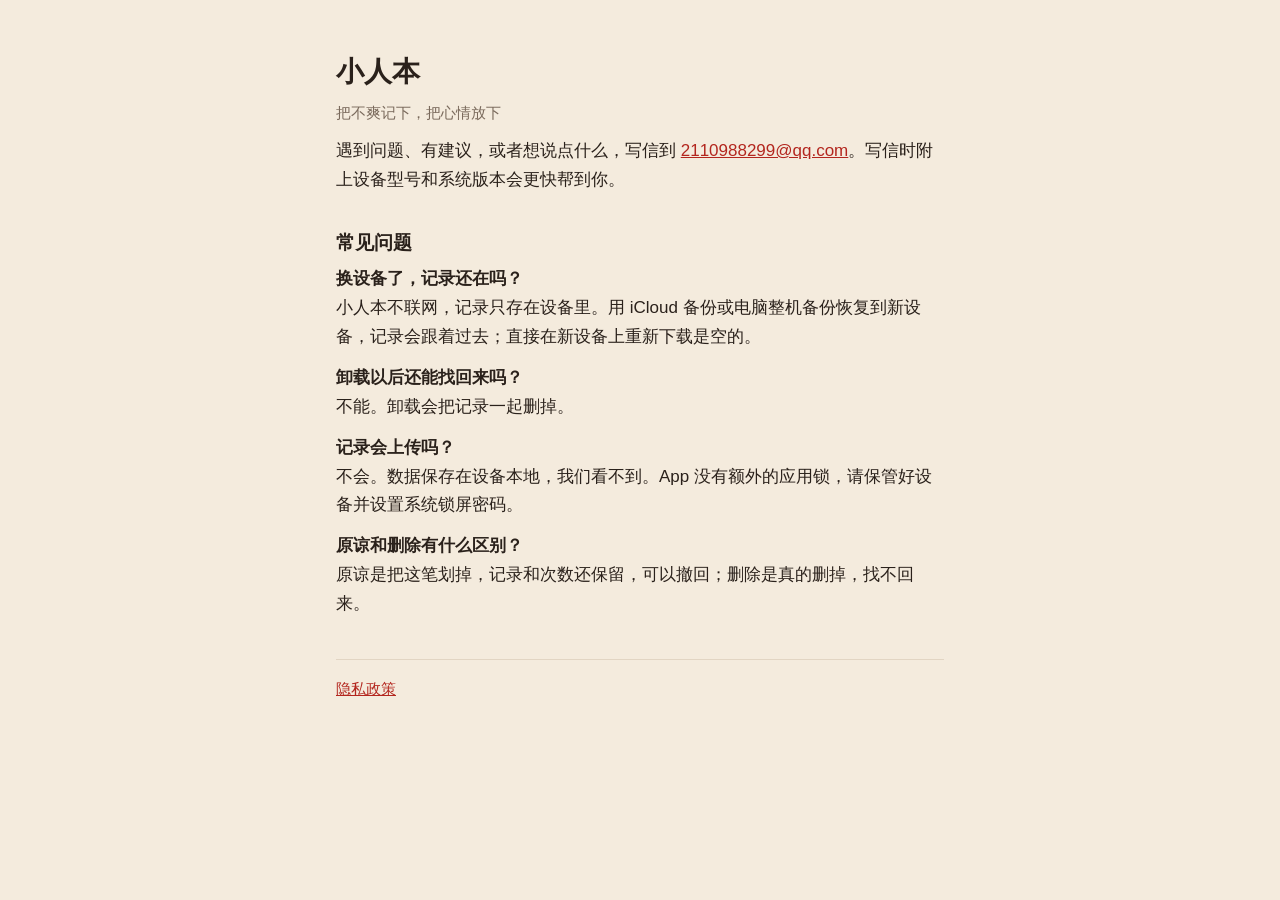
<file: hit-snob/index.html>
<!doctype html>
<html lang="zh-Hans">
<head>
<meta charset="utf-8">
<meta name="viewport" content="width=device-width, initial-scale=1">
<title>小人本 · 支持</title>
<link rel="stylesheet" href="../style.css">
</head>
<body>
<main>
<h1>小人本</h1>
<p class="muted">把不爽记下，把心情放下</p>

<p>遇到问题、有建议，或者想说点什么，写信到 <a href="mailto:2110988299@qq.com">2110988299@qq.com</a>。写信时附上设备型号和系统版本会更快帮到你。</p>

<h2>常见问题</h2>
<p><strong>换设备了，记录还在吗？</strong><br>小人本不联网，记录只存在设备里。用 iCloud 备份或电脑整机备份恢复到新设备，记录会跟着过去；直接在新设备上重新下载是空的。</p>
<p><strong>卸载以后还能找回来吗？</strong><br>不能。卸载会把记录一起删掉。</p>
<p><strong>记录会上传吗？</strong><br>不会。数据保存在设备本地，我们看不到。App 没有额外的应用锁，请保管好设备并设置系统锁屏密码。</p>
<p><strong>原谅和删除有什么区别？</strong><br>原谅是把这笔划掉，记录和次数还保留，可以撤回；删除是真的删掉，找不回来。</p>

<hr>
<p class="muted"><a href="privacy.html">隐私政策</a></p>
</main>
</body>
</html>
</file>
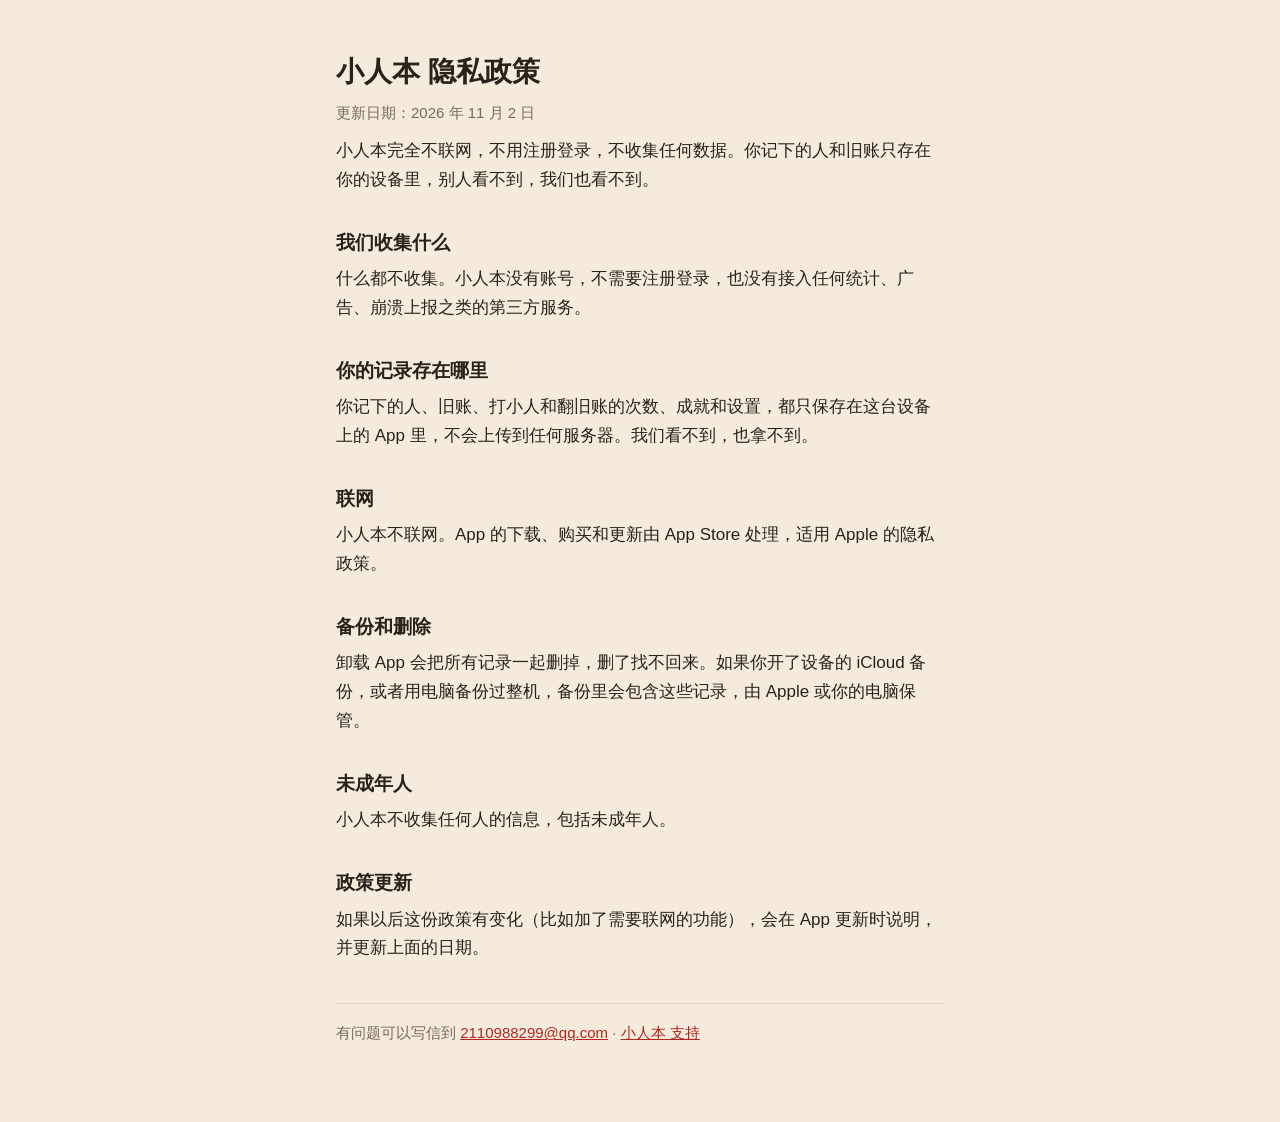
<file: hit-snob/privacy.html>
<!doctype html>
<html lang="zh-Hans">
<head>
<meta charset="utf-8">
<meta name="viewport" content="width=device-width, initial-scale=1">
<title>小人本 · 隐私政策</title>
<link rel="stylesheet" href="../style.css">
</head>
<body>
<main>
<h1>小人本 隐私政策</h1>
<p class="muted">更新日期：2026 年 11 月 2 日</p>

<p>小人本完全不联网，不用注册登录，不收集任何数据。你记下的人和旧账只存在你的设备里，别人看不到，我们也看不到。</p>

<h2>我们收集什么</h2>
<p>什么都不收集。小人本没有账号，不需要注册登录，也没有接入任何统计、广告、崩溃上报之类的第三方服务。</p>

<h2>你的记录存在哪里</h2>
<p>你记下的人、旧账、打小人和翻旧账的次数、成就和设置，都只保存在这台设备上的 App 里，不会上传到任何服务器。我们看不到，也拿不到。</p>

<h2>联网</h2>
<p>小人本不联网。App 的下载、购买和更新由 App Store 处理，适用 Apple 的隐私政策。</p>

<h2>备份和删除</h2>
<p>卸载 App 会把所有记录一起删掉，删了找不回来。如果你开了设备的 iCloud 备份，或者用电脑备份过整机，备份里会包含这些记录，由 Apple 或你的电脑保管。</p>

<h2>未成年人</h2>
<p>小人本不收集任何人的信息，包括未成年人。</p>

<h2>政策更新</h2>
<p>如果以后这份政策有变化（比如加了需要联网的功能），会在 App 更新时说明，并更新上面的日期。</p>

<hr>
<p class="muted">有问题可以写信到 <a href="mailto:2110988299@qq.com">2110988299@qq.com</a> · <a href="./">小人本 支持</a></p>
</main>
</body>
</html>
</file>
<file: style.css>
:root { --bg: #F4EBDD; --fg: #2A211B; --muted: #7A6A5C; --accent: #B3261E; --line: #E2D5C3; }
@media (prefers-color-scheme: dark) { :root { --bg: #16120F; --fg: #F1E6D6; --muted: #A39380; --accent: #E5675E; --line: #2E2620; } }
* { box-sizing: border-box; }
body { margin: 0; background: var(--bg); color: var(--fg); font: 17px/1.7 -apple-system, "PingFang SC", "Hiragino Sans GB", sans-serif; }
main { max-width: 640px; margin: 0 auto; padding: 48px 16px 64px; }
h1 { font-size: 28px; margin: 0 0 4px; }
h2 { font-size: 19px; margin: 32px 0 6px; }
p { margin: 0 0 12px; }
.muted { color: var(--muted); font-size: 15px; }
a { color: var(--accent); }
ul { padding-left: 20px; }
hr { border: 0; border-top: 1px solid var(--line); margin: 40px 0 16px; }
</file>
